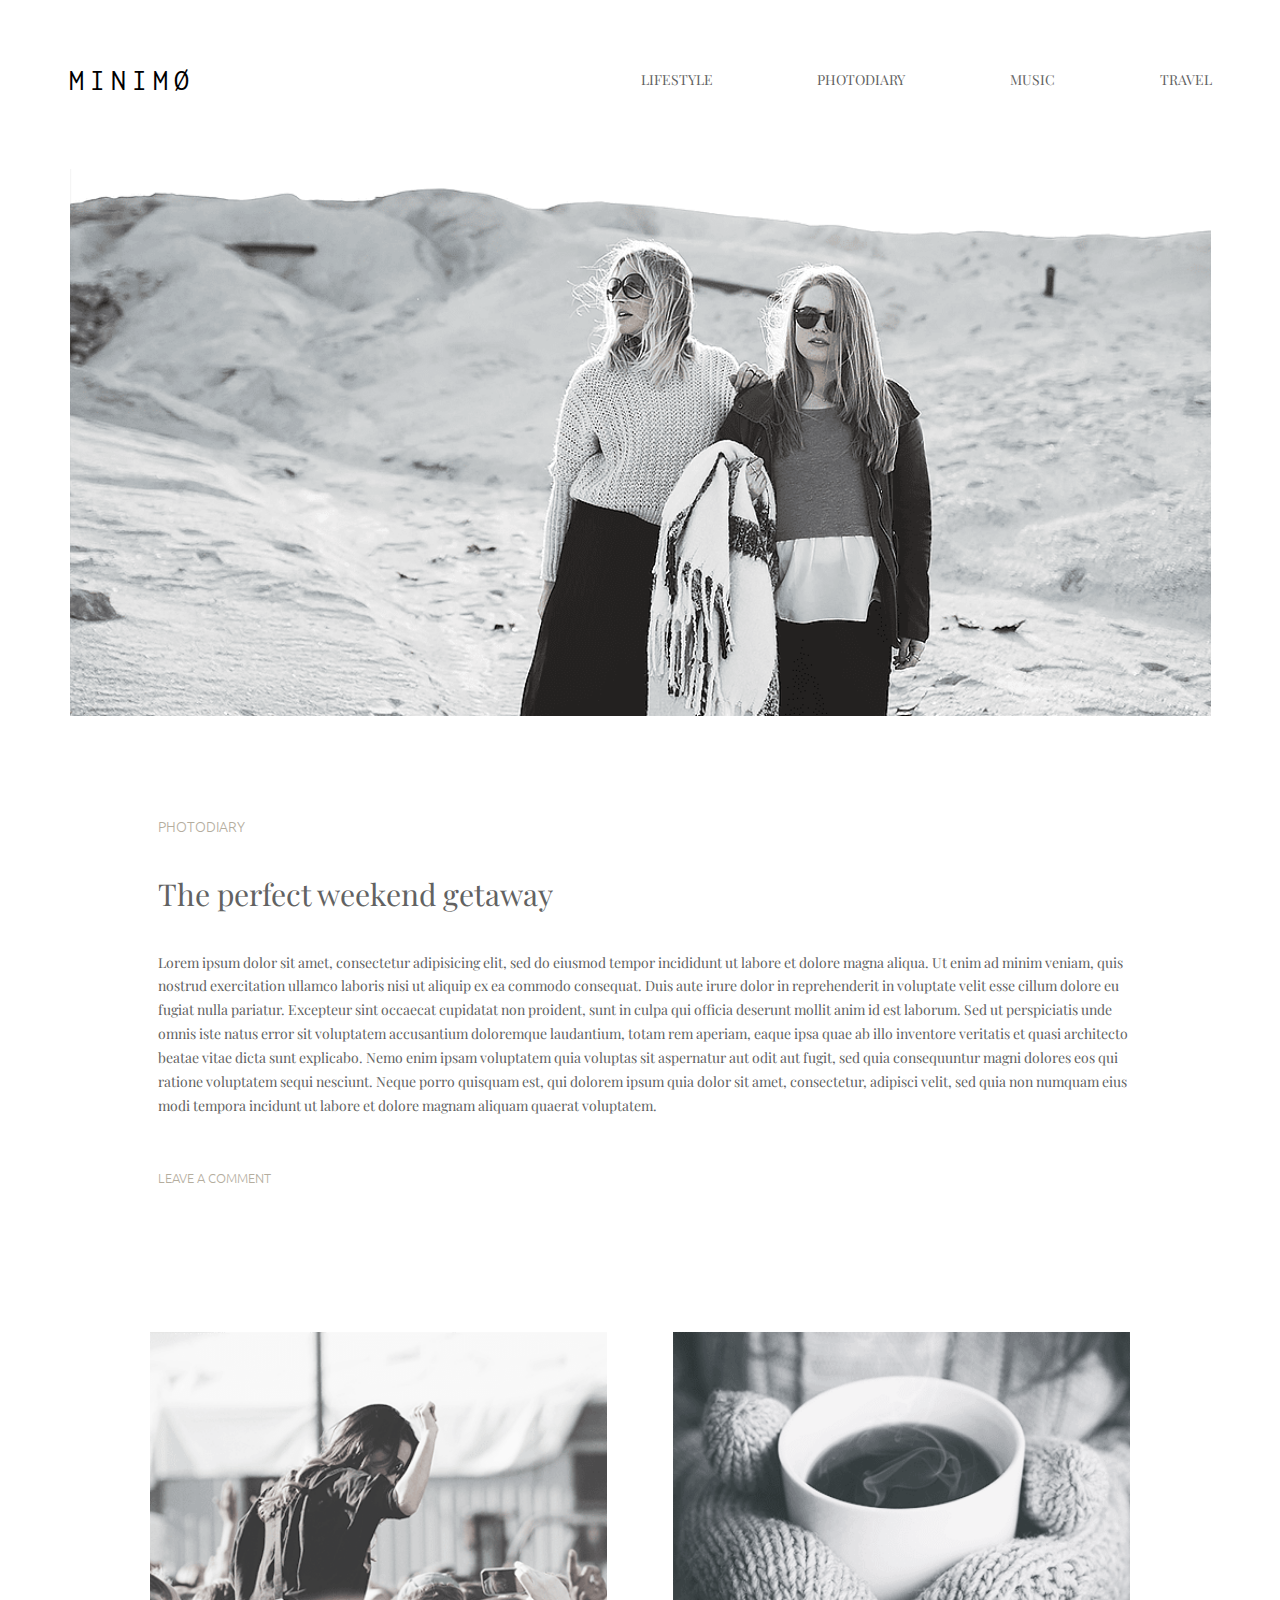
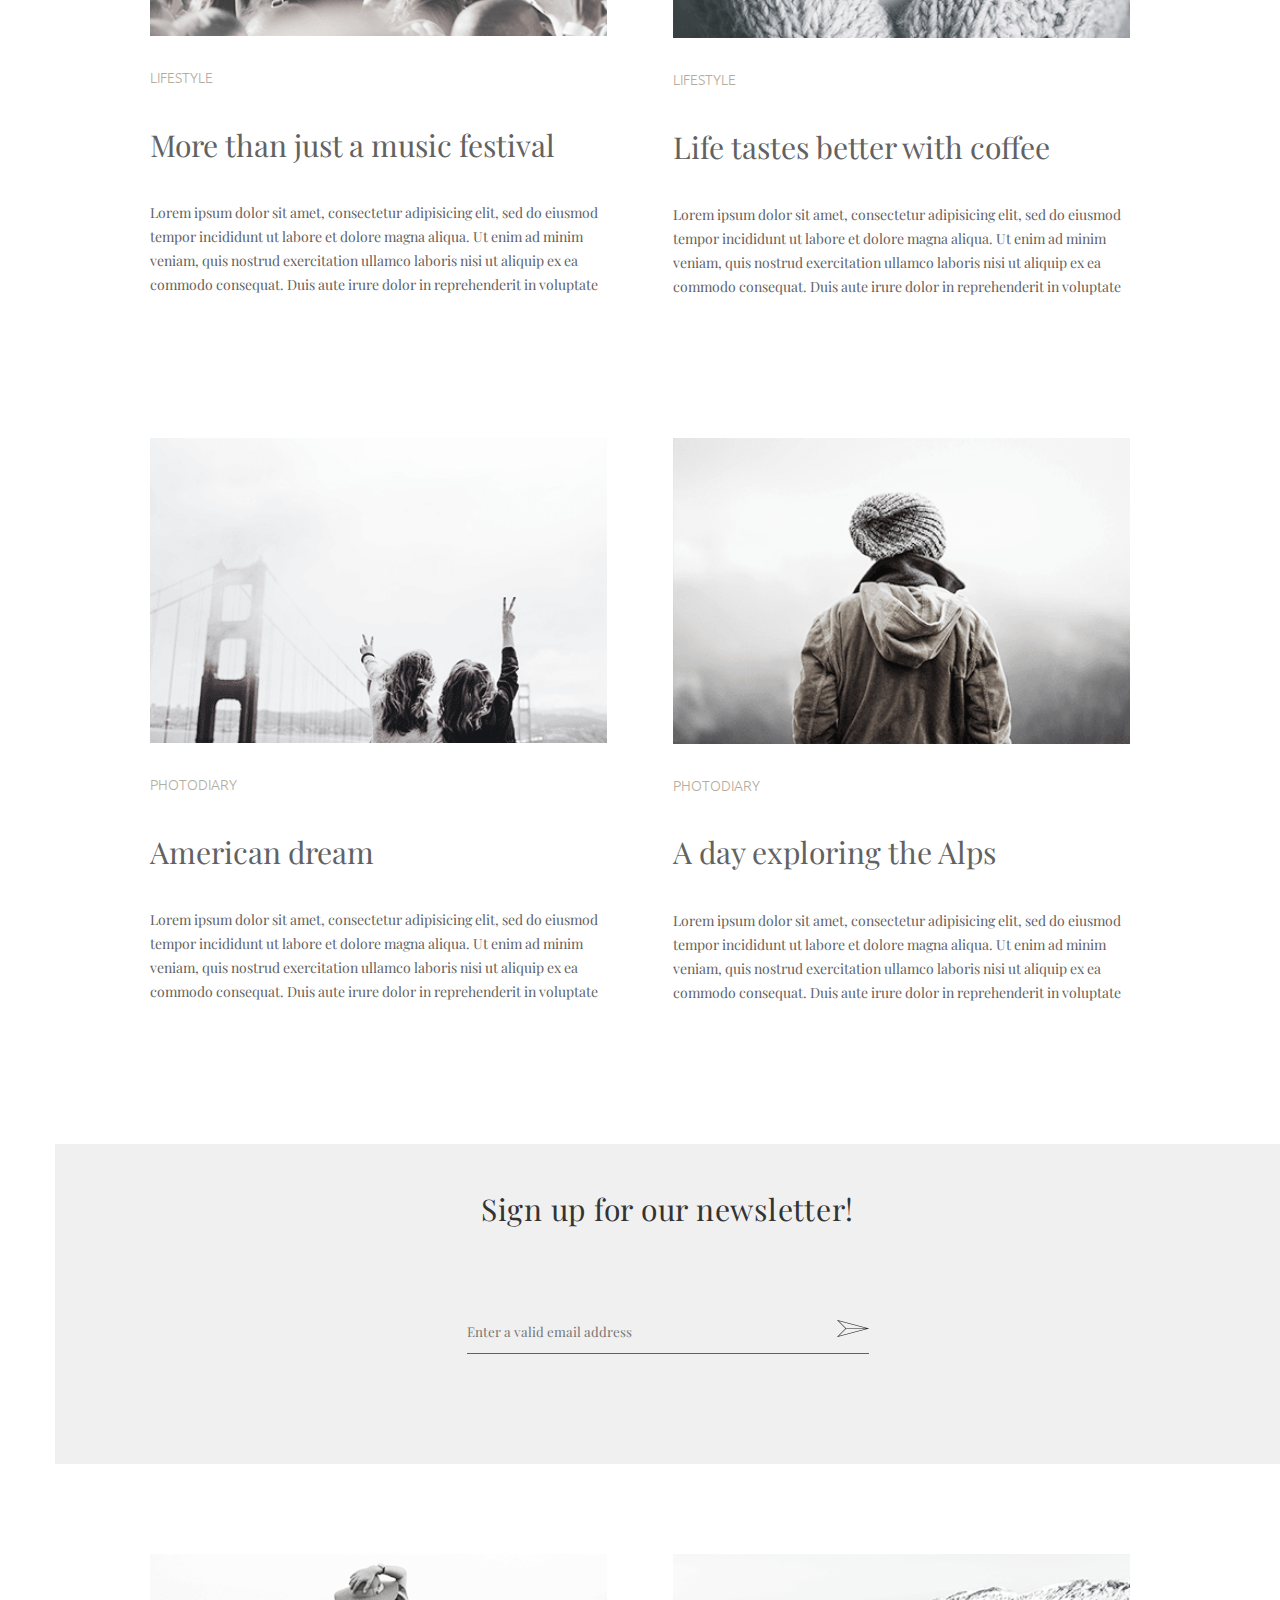
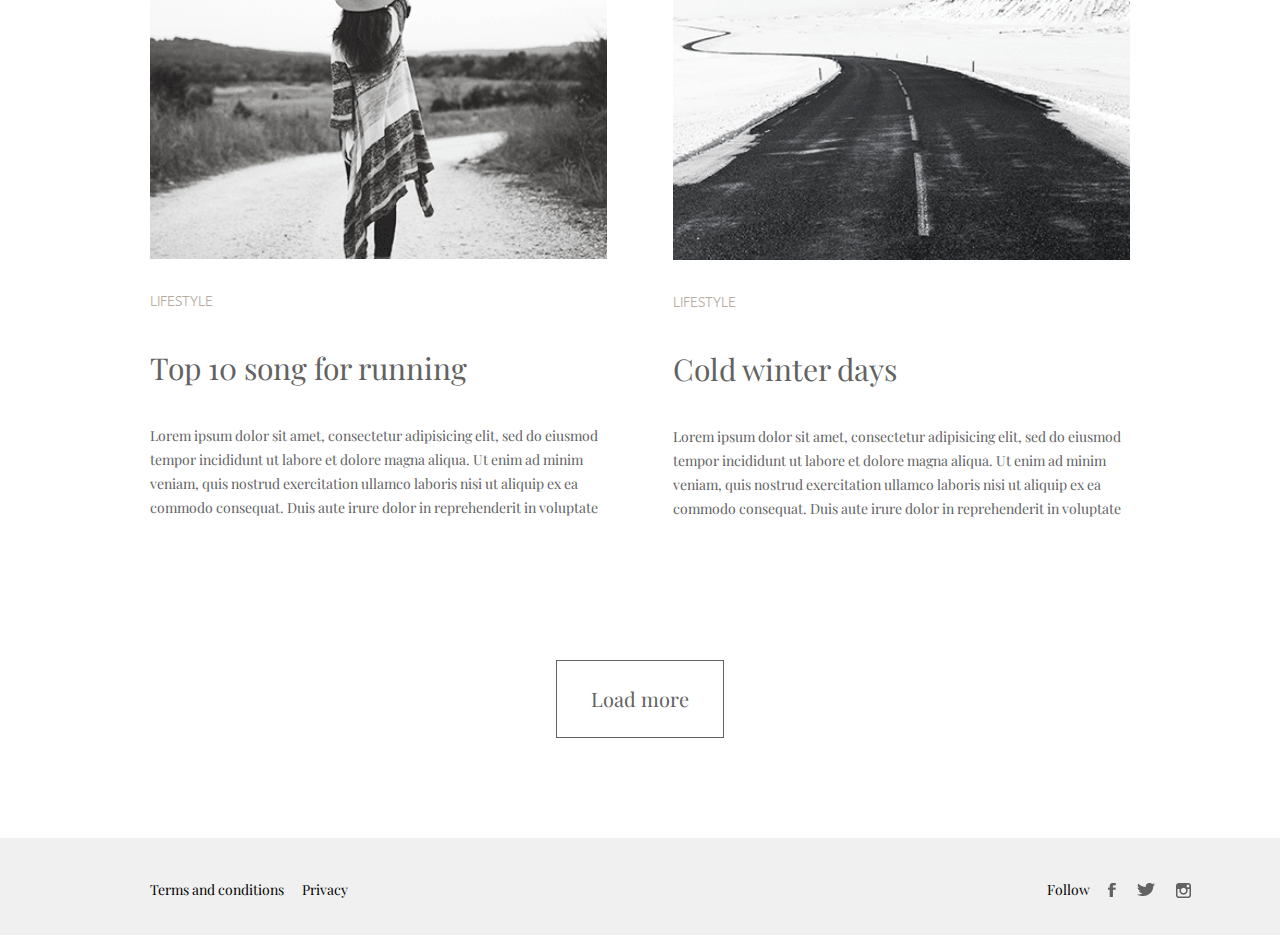
<file: index.html>
<!DOCTYPE html>
<html lang="en">
  <head>
    <meta charset="UTF-8" />
    <meta name="viewport" content="width=device-width, initial-scale=1.0" />
    <title>Minimo</title>
    <link rel="stylesheet" href="css/main.css" />
    <link
      rel="apple-touch-icon"
      sizes="180x180"
      href="icons/apple-touch-icon.png"
    />
    <link
      rel="icon"
      type="image/png"
      sizes="32x32"
      href="icons/favicon-32x32.png"
    />
    <link
      rel="icon"
      type="image/png"
      sizes="16x16"
      href="icons/favicon-16x16.png"
    />
    <link rel="manifest" href="icons/site.webmanifest" />
  </head>
  <body>
    <header>
      <nav class="navbar">
        <div class="logo">
          <a href="/index.html">MINIMØ</a>
        </div>
        <div class="nav-list">
          <ul>
            <li><a href="#">LIFESTYLE</a></li>
            <li><a href="#">PHOTODIARY</a></li>
            <li><a href="#">MUSIC</a></li>
            <li><a href="#">TRAVEL</a></li>
          </ul>
        </div>
      </nav>
    </header>
    <main>
      <div class="main-img-container">
        <img src="images/main-img.png" alt="main image" />
      </div>
      <div class="fullwidth-post-container">
        <p class="post-category">Photodiary</p>
        <a href="postfullwidth.html">
          <p class="post-header">The perfect weekend getaway</p>
        </a>
        <p class="post-body">
          Lorem ipsum dolor sit amet, consectetur adipisicing elit, sed do
          eiusmod tempor incididunt ut labore et dolore magna aliqua. Ut enim ad
          minim veniam, quis nostrud exercitation ullamco laboris nisi ut
          aliquip ex ea commodo consequat. Duis aute irure dolor in
          reprehenderit in voluptate velit esse cillum dolore eu fugiat nulla
          pariatur. Excepteur sint occaecat cupidatat non proident, sunt in
          culpa qui officia deserunt mollit anim id est laborum. Sed ut
          perspiciatis unde omnis iste natus error sit voluptatem accusantium
          doloremque laudantium, totam rem aperiam, eaque ipsa quae ab illo
          inventore veritatis et quasi architecto beatae vitae dicta sunt
          explicabo. Nemo enim ipsam voluptatem quia voluptas sit aspernatur aut
          odit aut fugit, sed quia consequuntur magni dolores eos qui ratione
          voluptatem sequi nesciunt. Neque porro quisquam est, qui dolorem ipsum
          quia dolor sit amet, consectetur, adipisci velit, sed quia non numquam
          eius modi tempora incidunt ut labore et dolore magnam aliquam quaerat
          voluptatem.
        </p>
        <form action="#">
          <textarea
            name="comment-input"
            cols="60"
            rows="3"
            placeholder="LEAVE A COMMENT"
          ></textarea>
        </form>
      </div>
      <div class="posts-grid">
        <div class="small-post-container">
          <div class="post-img-container">
            <a href="postfullwidth.html"
              ><img src="images/festival-music-img.png" alt="post image"
            /></a>
          </div>
          <p class="post-category">Lifestyle</p>
          <a href="postfullwidth.html">
            <p class="post-header">More than just a music festival</p>
          </a>
          <div class="post-body">
            Lorem ipsum dolor sit amet, consectetur adipisicing elit, sed do
            eiusmod tempor incididunt ut labore et dolore magna aliqua. Ut enim
            ad minim veniam, quis nostrud exercitation ullamco laboris nisi ut
            aliquip ex ea commodo consequat. Duis aute irure dolor in
            reprehenderit in voluptate velit esse cillum dolore eu fugiat nulla
            pariatur. Excepteur sint occaecat cupidatat non proident, sunt in
            culpa qui officia deserunt mollit anim id est laborum. Sed ut
            perspiciatis unde omnis iste natus error sit voluptatem accusantium
            doloremque laudantium, totam rem aperiam, eaque ipsa quae ab illo
            inventore veritatis et quasi architecto beatae vitae dicta sunt
            explicabo. Nemo enim ipsam voluptatem quia voluptas sit aspernatur
            aut odit aut fugit, sed quia consequuntur magni dolores eos qui
            ratione voluptatem sequi nesciunt. Neque porro quisquam est, qui
            dolorem ipsum quia dolor sit amet, consectetur, adipisci velit, sed
            quia non numquam eius modi tempora incidunt ut labore et dolore
            magnam aliquam quaerat voluptatem.
          </div>
        </div>
        <div class="small-post-container">
          <div class="post-img-container">
            <a href="postfullwidth.html"
              ><img src="images/coffie-img.png" alt="post image"
            /></a>
          </div>
          <p class="post-category">Lifestyle</p>
          <a href="postfullwidth.html">
            <p class="post-header">Life tastes better with coffee</p>
          </a>
          <p class="post-body">
            Lorem ipsum dolor sit amet, consectetur adipisicing elit, sed do
            eiusmod tempor incididunt ut labore et dolore magna aliqua. Ut enim
            ad minim veniam, quis nostrud exercitation ullamco laboris nisi ut
            aliquip ex ea commodo consequat. Duis aute irure dolor in
            reprehenderit in voluptate velit esse cillum dolore eu fugiat nulla
            pariatur. Excepteur sint occaecat cupidatat non proident, sunt in
            culpa qui officia deserunt mollit anim id est laborum. Sed ut
            perspiciatis unde omnis iste natus error sit voluptatem accusantium
            doloremque laudantium, totam rem aperiam, eaque ipsa quae ab illo
            inventore veritatis et quasi architecto beatae vitae dicta sunt
            explicabo. Nemo enim ipsam voluptatem quia voluptas sit aspernatur
            aut odit aut fugit, sed quia consequuntur magni dolores eos qui
            ratione voluptatem sequi nesciunt. Neque porro quisquam est, qui
            dolorem ipsum quia dolor sit amet, consectetur, adipisci velit, sed
            quia non numquam eius modi tempora incidunt ut labore et dolore
            magnam aliquam quaerat voluptatem.
          </p>
        </div>
        <div class="small-post-container">
          <div class="post-img-container">
            <a href="postfullwidth.html"
              ><img src="images/american-dream-img.png" alt="post image"
            /></a>
          </div>
          <p class="post-category">Photodiary</p>
          <a href="postfullwidth.html">
            <p class="post-header">American dream</p>
          </a>
          <p class="post-body">
            Lorem ipsum dolor sit amet, consectetur adipisicing elit, sed do
            eiusmod tempor incididunt ut labore et dolore magna aliqua. Ut enim
            ad minim veniam, quis nostrud exercitation ullamco laboris nisi ut
            aliquip ex ea commodo consequat. Duis aute irure dolor in
            reprehenderit in voluptate velit esse cillum dolore eu fugiat nulla
            pariatur. Excepteur sint occaecat cupidatat non proident, sunt in
            culpa qui officia deserunt mollit anim id est laborum. Sed ut
            perspiciatis unde omnis iste natus error sit voluptatem accusantium
            doloremque laudantium, totam rem aperiam, eaque ipsa quae ab illo
            inventore veritatis et quasi architecto beatae vitae dicta sunt
            explicabo. Nemo enim ipsam voluptatem quia voluptas sit aspernatur
            aut odit aut fugit, sed quia consequuntur magni dolores eos qui
            ratione voluptatem sequi nesciunt. Neque porro quisquam est, qui
            dolorem ipsum quia dolor sit amet, consectetur, adipisci velit, sed
            quia non numquam eius modi tempora incidunt ut labore et dolore
            magnam aliquam quaerat voluptatem.
          </p>
        </div>
        <div class="small-post-container">
          <div class="post-img-container">
            <a href="postfullwidth.html"
              ><img src="images/exploring-alps-img.png" alt="post image"
            /></a>
          </div>
          <p class="post-category">Photodiary</p>
          <a href="postfullwidth.html">
            <p class="post-header">A day exploring the Alps</p>
          </a>
          <p class="post-body">
            Lorem ipsum dolor sit amet, consectetur adipisicing elit, sed do
            eiusmod tempor incididunt ut labore et dolore magna aliqua. Ut enim
            ad minim veniam, quis nostrud exercitation ullamco laboris nisi ut
            aliquip ex ea commodo consequat. Duis aute irure dolor in
            reprehenderit in voluptate velit esse cillum dolore eu fugiat nulla
            pariatur. Excepteur sint occaecat cupidatat non proident, sunt in
            culpa qui officia deserunt mollit anim id est laborum. Sed ut
            perspiciatis unde omnis iste natus error sit voluptatem accusantium
            doloremque laudantium, totam rem aperiam, eaque ipsa quae ab illo
            inventore veritatis et quasi architecto beatae vitae dicta sunt
            explicabo. Nemo enim ipsam voluptatem quia voluptas sit aspernatur
            aut odit aut fugit, sed quia consequuntur magni dolores eos qui
            ratione voluptatem sequi nesciunt. Neque porro quisquam est, qui
            dolorem ipsum quia dolor sit amet, consectetur, adipisci velit, sed
            quia non numquam eius modi tempora incidunt ut labore et dolore
            magnam aliquam quaerat voluptatem.
          </p>
        </div>
      </div>
      <div class="signup-container">
        <p>Sign up for our newsletter!</p>
        <div class="form-container">
          <form action="#">
            <input
              class="useremail-input"
              type="text"
              name="useremail"
              placeholder="Enter a valid email address"
            />
            <a href="#"><img src="images/icons/send-icon.png" alt="" /></a>
          </form>
        </div>
      </div>
      <div class="posts-grid">
        <div class="small-post-container">
          <div class="post-img-container">
            <a href="postfullwidth.html"
              ><img src="images/running-songs-img.png" alt="post image"
            /></a>
          </div>
          <p class="post-category">Lifestyle</p>
          <a href="postfullwidth.html">
            <p class="post-header">Top 10 song for running</p>
          </a>
          <div class="post-body">
            Lorem ipsum dolor sit amet, consectetur adipisicing elit, sed do
            eiusmod tempor incididunt ut labore et dolore magna aliqua. Ut enim
            ad minim veniam, quis nostrud exercitation ullamco laboris nisi ut
            aliquip ex ea commodo consequat. Duis aute irure dolor in
            reprehenderit in voluptate velit esse cillum dolore eu fugiat nulla
            pariatur. Excepteur sint occaecat cupidatat non proident, sunt in
            culpa qui officia deserunt mollit anim id est laborum. Sed ut
            perspiciatis unde omnis iste natus error sit voluptatem accusantium
            doloremque laudantium, totam rem aperiam, eaque ipsa quae ab illo
            inventore veritatis et quasi architecto beatae vitae dicta sunt
            explicabo. Nemo enim ipsam voluptatem quia voluptas sit aspernatur
            aut odit aut fugit, sed quia consequuntur magni dolores eos qui
            ratione voluptatem sequi nesciunt. Neque porro quisquam est, qui
            dolorem ipsum quia dolor sit amet, consectetur, adipisci velit, sed
            quia non numquam eius modi tempora incidunt ut labore et dolore
            magnam aliquam quaerat voluptatem.
          </div>
        </div>
        <div class="small-post-container">
          <div class="post-img-container">
            <a href="postfullwidth.html"
              ><img src="images/winter-days-img.png" alt="post image"
            /></a>
          </div>
          <p class="post-category">Lifestyle</p>
          <a href="postfullwidth.html">
            <p class="post-header">Cold winter days</p>
          </a>
          <p class="post-body">
            Lorem ipsum dolor sit amet, consectetur adipisicing elit, sed do
            eiusmod tempor incididunt ut labore et dolore magna aliqua. Ut enim
            ad minim veniam, quis nostrud exercitation ullamco laboris nisi ut
            aliquip ex ea commodo consequat. Duis aute irure dolor in
            reprehenderit in voluptate velit esse cillum dolore eu fugiat nulla
            pariatur. Excepteur sint occaecat cupidatat non proident, sunt in
            culpa qui officia deserunt mollit anim id est laborum. Sed ut
            perspiciatis unde omnis iste natus error sit voluptatem accusantium
            doloremque laudantium, totam rem aperiam, eaque ipsa quae ab illo
            inventore veritatis et quasi architecto beatae vitae dicta sunt
            explicabo. Nemo enim ipsam voluptatem quia voluptas sit aspernatur
            aut odit aut fugit, sed quia consequuntur magni dolores eos qui
            ratione voluptatem sequi nesciunt. Neque porro quisquam est, qui
            dolorem ipsum quia dolor sit amet, consectetur, adipisci velit, sed
            quia non numquam eius modi tempora incidunt ut labore et dolore
            magnam aliquam quaerat voluptatem.
          </p>
        </div>
      </div>
      <div class="btn-container">
        <a class="load-more-btn" href="#">Load more</a>
      </div>
    </main>
    <footer>
      <nav class="footer-navbar">
        <div class="documentation-container">
          <ul>
            <li><a href="#">Terms and conditions</a></li>
            <li><a href="#">Privacy</a></li>
          </ul>
        </div>
        <div class="social-medias-container">
          <ul>
            <li><a href="#">Follow</a></li>
            <li>
              <a href="#"
                ><img
                  src="images/icons/facebook-dark-icon.png"
                  alt="facebook icon"
              /></a>
              <a href="#"
                ><img
                  src="images/icons/twitter-dark-icon.png"
                  alt="twitter icon"
              /></a>
              <a href="#"
                ><img
                  src="images/icons/instagram-dark-icon.png"
                  alt="instagram icon"
              /></a>
            </li>
          </ul>
        </div>
      </nav>
    </footer>
  </body>
</html>
</file>
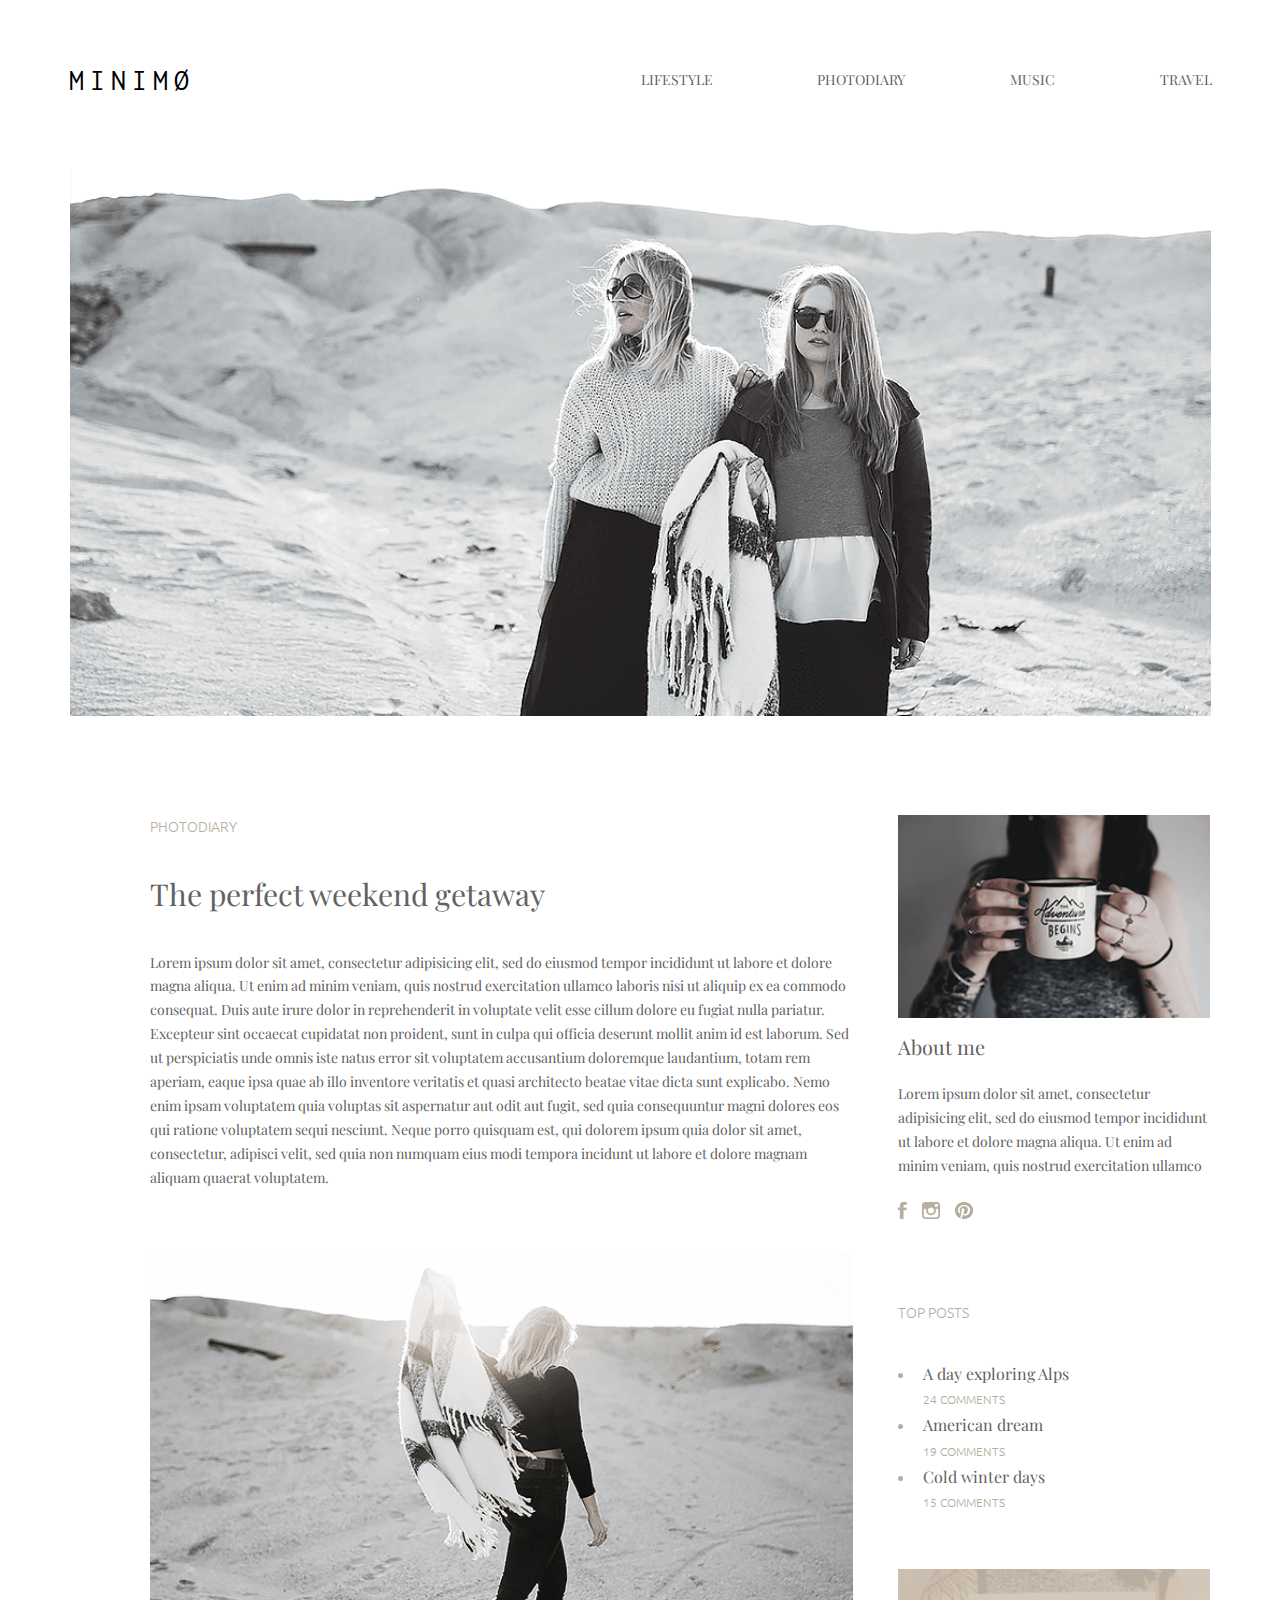
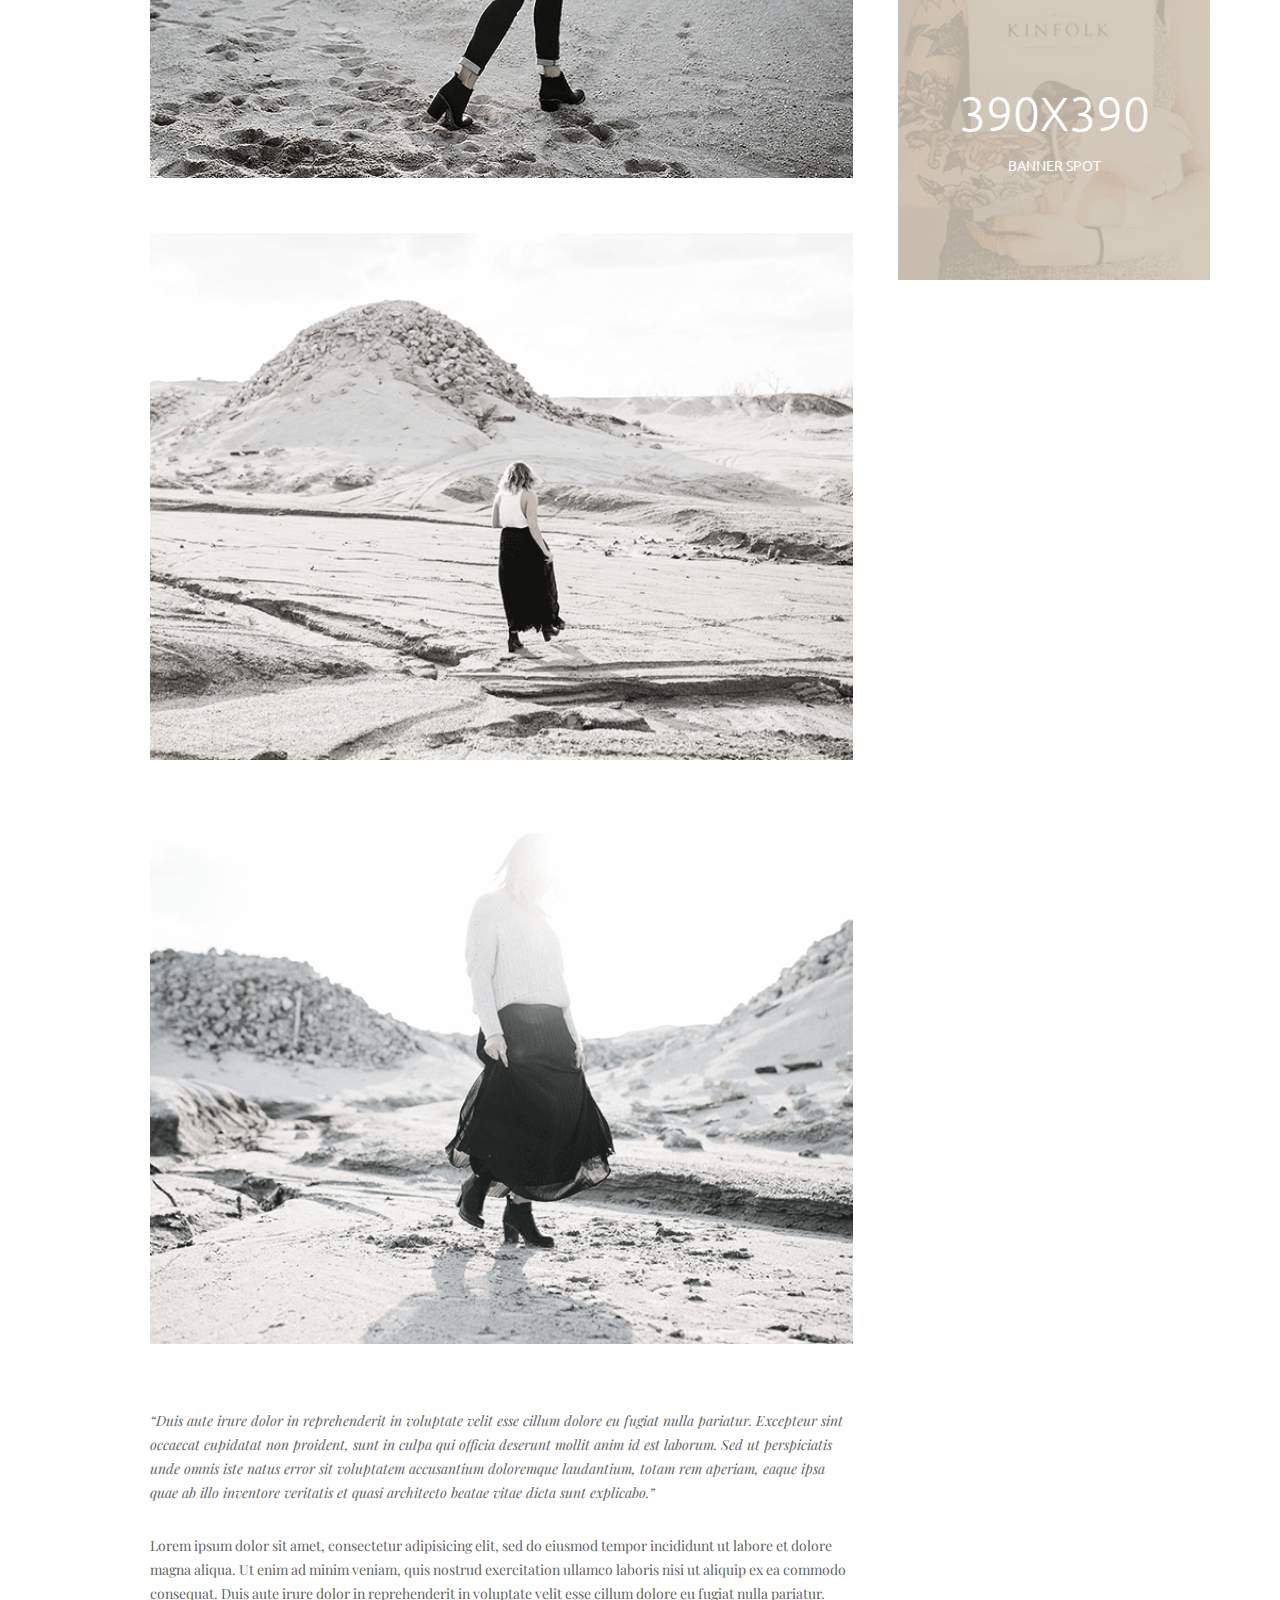
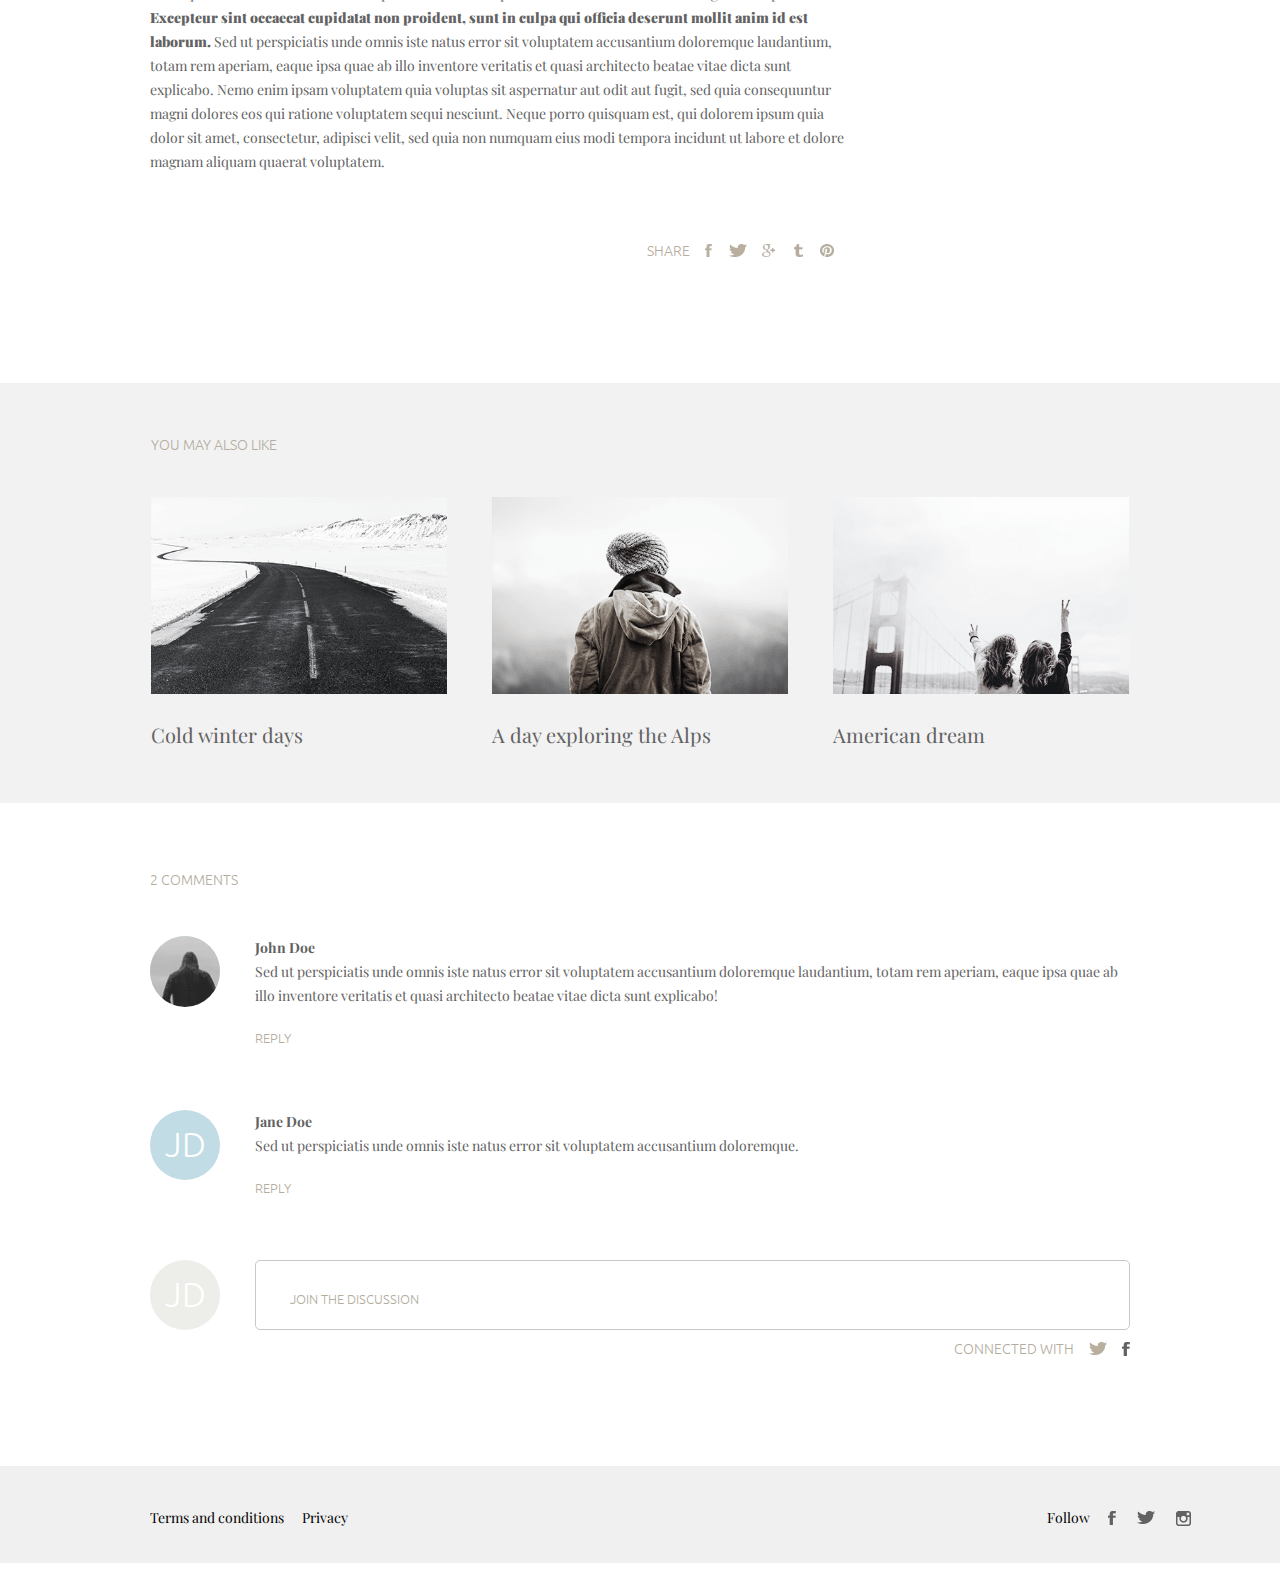
<file: postfullwidth.html>
<!DOCTYPE html>
<html lang="en">
  <head>
    <meta charset="UTF-8" />
    <meta name="viewport" content="width=device-width, initial-scale=1.0" />
    <title>Minimo - Post</title>
    <link rel="stylesheet" href="css/main.css" />
    <link
      rel="apple-touch-icon"
      sizes="180x180"
      href="icons/apple-touch-icon.png"
    />
    <link
      rel="icon"
      type="image/png"
      sizes="32x32"
      href="icons/favicon-32x32.png"
    />
    <link
      rel="icon"
      type="image/png"
      sizes="16x16"
      href="icons/favicon-16x16.png"
    />
    <link rel="manifest" href="icons/site.webmanifest" />
  </head>
  <body>
    <header>
      <nav class="navbar">
        <div class="logo">
          <a href="/index.html">MINIMØ</a>
        </div>
        <div class="nav-list">
          <ul>
            <li><a href="#">LIFESTYLE</a></li>
            <li><a href="#">PHOTODIARY</a></li>
            <li><a href="#">MUSIC</a></li>
            <li><a href="#">TRAVEL</a></li>
          </ul>
        </div>
      </nav>
    </header>
    <main>
      <div class="main-img-container">
        <img src="images/main-img.png" alt="main image" />
      </div>
      <div class="page-grid">
        <div class="page-content">
          <div class="fullwidth-post-container">
            <p class="post-category">Photodiary</p>
            <p class="post-header">The perfect weekend getaway</p>
            <p class="post-body">
              Lorem ipsum dolor sit amet, consectetur adipisicing elit, sed do
              eiusmod tempor incididunt ut labore et dolore magna aliqua. Ut
              enim ad minim veniam, quis nostrud exercitation ullamco laboris
              nisi ut aliquip ex ea commodo consequat. Duis aute irure dolor in
              reprehenderit in voluptate velit esse cillum dolore eu fugiat
              nulla pariatur. Excepteur sint occaecat cupidatat non proident,
              sunt in culpa qui officia deserunt mollit anim id est laborum. Sed
              ut perspiciatis unde omnis iste natus error sit voluptatem
              accusantium doloremque laudantium, totam rem aperiam, eaque ipsa
              quae ab illo inventore veritatis et quasi architecto beatae vitae
              dicta sunt explicabo. Nemo enim ipsam voluptatem quia voluptas sit
              aspernatur aut odit aut fugit, sed quia consequuntur magni dolores
              eos qui ratione voluptatem sequi nesciunt. Neque porro quisquam
              est, qui dolorem ipsum quia dolor sit amet, consectetur, adipisci
              velit, sed quia non numquam eius modi tempora incidunt ut labore
              et dolore magnam aliquam quaerat voluptatem.
            </p>
          </div>
          <div class="post-images">
            <img src="images/photodiary-1.png" alt="photodiary-1" />
            <img src="images/photodiary-2.png" alt="photodiary-2" />
            <img src="images/photodiary-3.png" alt="photodiary-3" />
          </div>
          <div class="post-main-text">
            <div class="main-text-italic">
              “Duis aute irure dolor in reprehenderit in voluptate velit esse
              cillum dolore eu fugiat nulla pariatur. Excepteur sint occaecat
              cupidatat non proident, sunt in culpa qui officia deserunt mollit
              anim id est laborum. Sed ut perspiciatis unde omnis iste natus
              error sit voluptatem accusantium doloremque laudantium, totam rem
              aperiam, eaque ipsa quae ab illo inventore veritatis et quasi
              architecto beatae vitae dicta sunt explicabo.”
            </div>
            Lorem ipsum dolor sit amet, consectetur adipisicing elit, sed do
            eiusmod tempor incididunt ut labore et dolore magna aliqua. Ut enim
            ad minim veniam, quis nostrud exercitation ullamco laboris nisi ut
            aliquip ex ea commodo consequat. Duis aute irure dolor in
            reprehenderit in voluptate velit esse cillum dolore eu fugiat nulla
            pariatur.
            <span class="main-text-black"
              >Excepteur sint occaecat cupidatat non proident, sunt in culpa qui
              officia deserunt mollit anim id est laborum.</span
            >
            Sed ut perspiciatis unde omnis iste natus error sit voluptatem
            accusantium doloremque laudantium, totam rem aperiam, eaque ipsa
            quae ab illo inventore veritatis et quasi architecto beatae vitae
            dicta sunt explicabo. Nemo enim ipsam voluptatem quia voluptas sit
            aspernatur aut odit aut fugit, sed quia consequuntur magni dolores
            eos qui ratione voluptatem sequi nesciunt. Neque porro quisquam est,
            qui dolorem ipsum quia dolor sit amet, consectetur, adipisci velit,
            sed quia non numquam eius modi tempora incidunt ut labore et dolore
            magnam aliquam quaerat voluptatem.
          </div>
          <ul class="share-bar">
            <li><a href="#">share</a></li>
            <li>
              <a href="#"><img src="images/icons/facebook.png" alt="" /></a>
            </li>
            <li>
              <a href="#"><img src="images/icons/twitter.png" alt="" /></a>
            </li>
            <li>
              <a href="#"><img src="images/icons/g-plus.png" alt="" /></a>
            </li>
            <li>
              <a href="#"><img src="images/icons/tumblr.png" alt="" /></a>
            </li>
            <li>
              <a href="#"><img src="images/icons/pinterest.png" alt="" /></a>
            </li>
          </ul>
        </div>
        <aside class="side-bar">
          <div class="side-bar-author-img">
            <a href="#">
              <img src="images/side-bar-img.png" alt="author image" />
            </a>
          </div>
          <p class="side-bar-header"><a href="#">About me</a></p>
          <p class="side-bar-author-info">
            <a href="#">
              Lorem ipsum dolor sit amet, consectetur adipisicing elit, sed do
              eiusmod tempor incididunt ut labore et dolore magna aliqua. Ut
              enim ad minim veniam, quis nostrud exercitation ullamco laboris
              nisi ut aliquip ex ea commodo consequat... aute irure dolor in
              reprehenderit in voluptate velit esse cillum dolore eu fugiat
              nulla pariatur. Excepteur sint occaecat cupidatat non proident,
              sunt in culpa qui officia deserunt mollit anim id est laborum. Sed
              ut perspiciatis unde omnis iste natus error sit voluptatem
              accusantium doloremque laudantium, totam rem aperiam, eaque ipsa
              quae ab illo inventore veritatis et quasi architecto beatae vitae
              dicta sunt explicabo. Nemo enim ipsam voluptatem quia voluptas sit
              aspernatur aut odit aut fugit, sed quia consequuntur magni dolores
              eos qui ratione voluptatem sequi nesciunt. Neque porro quisquam
              est, qui dolorem ipsum quia dolor sit amet, consectetur, adipisci
              velit, sed quia non numquam eius modi tempora incidunt ut labore
              et dolore magnam aliquam quaerat voluptatem.
            </a>
          </p>
          <ul class="side-bar-social-medias">
            <li>
              <a href="#"
                ><img src="images/icons/facebook.png" alt="facebook"
              /></a>
            </li>
            <li>
              <a href="#"
                ><img src="images/icons/instagram.png" alt="instagram"
              /></a>
            </li>
            <li>
              <a href="#"
                ><img src="images/icons/pinterest.png" alt="pinterest"
              /></a>
            </li>
          </ul>
          <div class="top-post-container">
            <p class="top-posts-header">Top posts</p>
            <ul class="top-posts-list">
              <li>
                <a href="#">A day exploring Alps</a><br /><span
                  >24 comments</span
                >
              </li>
              <li>
                <a href="#">American dream</a><br /><span>19 comments</span>
              </li>
              <li>
                <a href="#">Cold winter days</a><br /><span>15 comments</span>
              </li>
            </ul>
          </div>
          <div class="banner-spot">
            <img src="images/banner-spot.png" alt="banner spot" />
            <div class="banner-spot-fg"></div>
            <div class="banner-spot-text">
              <p class="banner-spot-sizes">390x390</p>
              <p class="img-text">BANNER SPOT</p>
            </div>
          </div>
        </aside>
      </div>
      <div class="you-may-also-like">
        <p>You may also like</p>
        <div class="posts-list">
          <div class="post-preview">
            <a href="postfullwidth.html"
              ><img src="images/winter-days-img.png" alt="..."
            /></a>
            <a href="postfullwidth.html">
              <p>Cold winter days</p>
            </a>
          </div>
          <div class="post-preview">
            <a href="postfullwidth.html"
              ><img src="images/exploring-alps-img.png" alt="..."
            /></a>
            <a href="postfullwidth.html">
              <p>A day exploring the Alps</p>
            </a>
          </div>
          <div class="post-preview">
            <a href="postfullwidth.html"
              ><img src="images/american-dream-img.png" alt="..."
            /></a>
            <a href="postfullwidth.html">
              <p>American dream</p>
            </a>
          </div>
        </div>
      </div>
      <div class="comments">
        <p class="comments-count">2 comments</p>
        <div class="comments-container">
          <div class="comment">
            <div class="user-avatar">
              <a href="#"><img src="images/profile-picture.png" alt="" /></a>
            </div>
            <div class="comment-container">
              <div class="user-name"><a href="#">John Doe</a></div>
              <div class="comment-content">
                Sed ut perspiciatis unde omnis iste natus error sit voluptatem
                accusantium doloremque laudantium, totam rem aperiam, eaque ipsa
                quae ab illo inventore veritatis et quasi architecto beatae
                vitae dicta sunt explicabo!
              </div>
              <form action="#">
                <button name="reply-btn" class="reply-btn">reply</button>
              </form>
            </div>
          </div>
          <div class="comment">
            <div class="user-avatar">
              <a href="#"></a>
            </div>
            <div class="comment-container">
              <div class="user-name"><a href="#">Jane Doe</a></div>
              <div class="comment-content">
                Sed ut perspiciatis unde omnis iste natus error sit voluptatem
                accusantium doloremque.
              </div>
              <form action="#">
                <button name="reply-btn" class="reply-btn">reply</button>
              </form>
            </div>
          </div>
        </div>
        <div class="new-comment-container">
          <div class="user-avatar">
            <a href="#"></a>
          </div>
          <div class="comment-container">
            <form action="#">
              <textarea
                name="new-comment"
                class="new-comment"
                placeholder="Join the discussion"
              ></textarea>
            </form>
            <div class="connected-with-area">
              <ul>
                <li>
                  <a href="#"
                    ><img
                      src="images/icons/twitter.png"
                      alt="twitter not connected"
                  /></a>
                </li>
                <li>
                  <a href="#"
                    ><img
                      src="images/icons/facebook-dark-icon.png"
                      alt="facebook connected"
                  /></a>
                </li>
              </ul>
              <p>connected with</p>
            </div>
          </div>
        </div>
      </div>
    </main>
    <footer>
      <nav class="footer-navbar">
        <div class="documentation-container">
          <ul>
            <li><a href="#">Terms and conditions</a></li>
            <li><a href="#">Privacy</a></li>
          </ul>
        </div>
        <div class="social-medias-container">
          <ul>
            <li><a href="#">Follow</a></li>
            <li>
              <a href="#"
                ><img
                  src="images/icons/facebook-dark-icon.png"
                  alt="facebook icon"
              /></a>
              <a href="#"
                ><img
                  src="images/icons/twitter-dark-icon.png"
                  alt="twitter icon"
              /></a>
              <a href="#"
                ><img
                  src="images/icons/instagram-dark-icon.png"
                  alt="instagram icon"
              /></a>
            </li>
          </ul>
        </div>
      </nav>
    </footer>
  </body>
</html>
</file>
<file: css/main.css>
@import url("https://fonts.googleapis.com/css2?family=Playfair+Display:ital,wght@0,400;0,700;0,900;1,400&family=Ubuntu:wght@300&display=swap");
@import url("https://fonts.googleapis.com/css2?family=Ubuntu:wght@300;400&display=swap");
@import url("https://fonts.googleapis.com/css2?family=Inconsolata&display=swap");
* {
  padding: 0;
  margin: 0;
  border: 0;
}

*,
*:before,
*:after {
  box-sizing: border-box;
}

:focus,
:active {
  outline: none;
}

a:focus,
a:active {
  outline: none;
}

nav,
footer,
header,
aside {
  display: block;
}

html,
body {
  height: 100%;
  width: 100%;
  font-style: 100%;
  line-height: 1;
  font-style: 14px;
  -ms-text-size-adjust: 100%;
  -moz-text-size-adjust: 100%;
  -webkit-text-size-adjust: 100%;
}

input,
button,
textarea {
  font-family: inherit;
}

input::-ms-clear {
  display: none;
}

button {
  cursor: pointer;
}

button::-moz-focus-inner {
  padding: 0;
  border: 0;
}

a,
a:visited {
  text-decoration: none;
}

a:hover {
  text-decoration: none;
}

ul li {
  list-style-type: none;
}

img {
  vertical-align: top;
}

h1,
h2,
h3,
h4,
h5,
h6 {
  font-style: inherit;
  font-weight: 400;
}

header {
  padding: 68px 68px 72px 69px;
  background-color: #ffffff;
  width: 100%;
}

.navbar {
  display: grid;
  grid-template-columns: repeat(2, 1fr);
}
.navbar .logo {
  grid-column: 1/2;
}
.navbar .logo a {
  font-family: Inconsolata;
  font-size: 30px;
  line-height: 0.8;
  letter-spacing: 6px;
  text-align: center;
  color: #000;
}
.navbar .logo a:hover {
  text-shadow: 0px 0px 20px #1d1d1d;
}
.navbar .nav-list {
  grid-column: 2/3;
}
.navbar .nav-list ul {
  display: flex;
  flex-direction: row;
  justify-content: space-between;
}
.navbar .nav-list ul a {
  font-family: "Playfair Display";
  font-size: 14px;
  line-height: 1.71;
  color: #626262;
}
.navbar .nav-list ul a:hover {
  color: #000;
  text-shadow: 0px 0px 15px #1d1d1d;
}

.footer-navbar .social-medias-container ul, .footer-navbar .documentation-container ul {
  display: flex;
  flex-direction: row;
  justify-items: center;
}
.footer-navbar .social-medias-container ul a, .footer-navbar .documentation-container ul a {
  font-family: "Playfair Display";
  font-size: 14px;
  color: #000;
  margin-right: 18px;
}
.footer-navbar .social-medias-container ul a img, .footer-navbar .documentation-container ul a img {
  padding-top: 5px;
}
.footer-navbar .social-medias-container ul a:hover, .footer-navbar .documentation-container ul a:hover {
  color: #b3b3b3;
}

footer {
  margin-top: 100px;
  background-color: #f0f0f0;
  height: 97px;
}

.footer-navbar {
  display: grid;
  grid-template-columns: repeat(2, 1fr);
  padding: 40px 71px 45px 150px;
}
.footer-navbar .documentation-container {
  grid-column: 1/2;
}
.footer-navbar .social-medias-container {
  display: flex;
  flex-direction: row-reverse;
  grid-column: 2/3;
}

.comments .new-comment-container .connected-with-area p, .comments .new-comment-container .comment-container form .new-comment, .comments .new-comment-container .user-avatar a::before, .comments .comments-container .comment .comment-container form .reply-btn, .comments .comments-container .comment .user-avatar a::before, .comments .comments-count, .you-may-also-like > p, .side-bar .banner-spot .banner-spot-text, .side-bar .top-post-container .top-posts-list li span, .side-bar .top-post-container .top-posts-header, .page-content .share-bar li a, .posts-grid .small-post-container .post-category, .fullwidth-post-container .post-category {
  font-family: Ubuntu;
  font-weight: 300;
  color: #b4ad9e;
  text-transform: uppercase;
}

.posts-grid .small-post-container a, .fullwidth-post-container a,
.posts-grid .small-post-container .post-header,
.fullwidth-post-container .post-header {
  padding: 30px 0;
  font-size: 30px;
  color: #626262;
}

body {
  background-color: white;
  font-family: "Playfair Display";
  font-size: 14px;
  color: #626262;
  line-height: 1.71;
}

.main-img-container {
  margin: 0px 69px 99px 70px;
}
.main-img-container img {
  width: 100%;
}

.fullwidth-post-container {
  padding: 0px 149px 0px 158px;
}
.fullwidth-post-container form > textarea {
  margin: 50px 0px 100px 0px;
  font-family: Ubuntu;
  font-weight: 300;
  resize: none;
  color: #626262;
}
.fullwidth-post-container form > textarea::-moz-placeholder {
  /* Chrome, Firefox, Opera, Safari 10.1+ */
  color: #b4ad9e;
  opacity: 1; /* Firefox */
}
.fullwidth-post-container form > textarea::placeholder {
  /* Chrome, Firefox, Opera, Safari 10.1+ */
  color: #b4ad9e;
  opacity: 1; /* Firefox */
}
.fullwidth-post-container form > textarea::-ms-input-placeholder {
  /* Internet Explorer 10-11 */
  color: #b4ad9e;
}
.fullwidth-post-container form > textarea::-ms-input-placeholder {
  /* Microsoft Edge */
  color: #b4ad9e;
}
.fullwidth-post-container form > textarea:focus {
  border-bottom: solid;
  border-width: 1px;
}

.posts-grid {
  padding-inline: 150px;
  display: grid;
  grid-template-columns: repeat(15, 1fr);
}
.posts-grid .small-post-container {
  margin-bottom: 135px;
}
.posts-grid .small-post-container:nth-child(odd) {
  grid-column: 1/8;
}
.posts-grid .small-post-container:nth-child(even) {
  grid-column: 9/16;
}
.posts-grid .small-post-container .post-img-container {
  margin-bottom: 30px;
}
.posts-grid .small-post-container .post-img-container img {
  width: 100%;
}
.posts-grid .small-post-container .post-body {
  max-height: 100px;
  overflow: hidden;
}

.signup-container {
  margin-left: 55px;
  margin-bottom: 90px;
  padding-top: 40px;
  padding-bottom: 110px;
  background-color: #f0f0f0;
  display: flex;
  flex-direction: column;
  align-items: center;
}
.signup-container p {
  font-size: 30px;
  letter-spacing: 0.75px;
  color: #333;
  margin-bottom: 85px;
}
.signup-container .form-container {
  padding-bottom: 9px;
  border-bottom: solid;
  border-width: 1px;
}
.signup-container .form-container .useremail-input {
  width: 367px;
  background-color: #f0f0f0;
}

.btn-container {
  display: flex;
  justify-content: center;
}
.btn-container .load-more-btn {
  padding: 21px 34px;
  font-size: 20px;
  color: #626262;
  border-width: 1px;
  border-style: solid;
  border-color: #626262;
}
.btn-container .load-more-btn:hover {
  background: #f0f0f0;
}

.page-grid {
  display: grid;
  grid-template-columns: repeat(6, 1fr);
}
.page-grid .page-content {
  padding-left: 150px;
  grid-column: 1/5;
}
.page-grid .page-content .fullwidth-post-container {
  padding-inline: 0px;
  margin-bottom: 60px;
}
.page-grid .side-bar {
  grid-column: 5/7;
}

.page-content .post-images img {
  width: 100%;
  margin-bottom: 55px;
}
.page-content .post-images img:last-child {
  margin-bottom: 0px;
}
.page-content .post-main-text {
  margin: 65px 0;
}
.page-content .post-main-text .main-text-italic {
  font-style: italic;
  padding-bottom: 30px;
}
.page-content .post-main-text .main-text-black {
  font-weight: 900;
}
.page-content .share-bar {
  display: flex;
  flex-direction: row;
  justify-content: flex-end;
}
.page-content .share-bar li {
  margin-right: 15px;
}
.page-content .share-bar li a > img {
  height: 75%;
  padding-top: 5px;
}
.side-bar {
  padding: 0px 70px 0px 45px;
}
.side-bar .side-bar-author-img a > img {
  width: 100%;
}
.side-bar .side-bar-header {
  margin: 20px 0;
}
.side-bar .side-bar-header a {
  color: #626262;
  font-size: 20px;
  line-height: 0.83;
}
.side-bar .side-bar-author-info {
  max-height: 100px;
  overflow: hidden;
}
.side-bar .side-bar-author-info a {
  color: #626262;
}
.side-bar .side-bar-social-medias {
  margin: 20px 0 75px 0;
  display: flex;
  flex-direction: row;
}
.side-bar .side-bar-social-medias li img {
  height: 70%;
}
.side-bar .side-bar-social-medias li:nth-child(2) {
  margin-inline: 15px;
}
.side-bar .top-post-container .top-posts-header {
  margin-bottom: 35px;
}
.side-bar .top-post-container .top-posts-list {
  margin-bottom: 55px;
}
.side-bar .top-post-container .top-posts-list li {
  padding-left: 25px;
  position: relative;
}
.side-bar .top-post-container .top-posts-list li a {
  color: #626262;
  font-size: 16px;
}
.side-bar .top-post-container .top-posts-list li span {
  font-size: 12px;
}
.side-bar .top-post-container .top-posts-list li::before {
  content: "";
  width: 5px;
  height: 5px;
  background-color: #b4ad9e;
  border-radius: 50%;
  display: inline-block;
  position: absolute;
  top: 13px;
  left: 0;
}
.side-bar .banner-spot {
  display: flex;
  justify-content: center;
  align-items: center;
  position: relative;
  background-color: #d1c6b5;
}
.side-bar .banner-spot img {
  width: 100%;
}
.side-bar .banner-spot .banner-spot-text {
  position: absolute;
  color: white;
  text-align: center;
}
.side-bar .banner-spot .banner-spot-text .banner-spot-sizes {
  font-size: 48px;
}
.side-bar .banner-spot .banner-spot-text .img-text {
  font-weight: 400;
}

.you-may-also-like {
  margin: 120px 0px 65px 0;
  padding: 50px 151px;
  background-color: #f2f2f2;
}
.you-may-also-like .posts-list {
  display: flex;
  flex-direction: row;
}
.you-may-also-like .posts-list .post-preview {
  margin-top: 40px;
}
.you-may-also-like .posts-list .post-preview img {
  width: 100%;
  margin-bottom: 24px;
}
.you-may-also-like .posts-list .post-preview a > p {
  font-size: 20px;
  color: #626262;
}
.you-may-also-like .posts-list .post-preview:nth-child(2) {
  margin-inline: 45px;
}

.comments {
  padding-inline: 150px;
}
.comments .comments-count {
  margin-bottom: 45px;
}
.comments .comments-container .comment {
  display: grid;
  grid-template-columns: repeat(15, 1fr);
  margin-bottom: 60px;
}
.comments .comments-container .comment .user-avatar {
  width: 70px;
  height: 70px;
  position: relative;
}
.comments .comments-container .comment .user-avatar a img {
  position: absolute;
  top: 0;
  left: 0;
  width: 70px;
  border-radius: 50%;
}
.comments .comments-container .comment .user-avatar a::before {
  content: "JD";
  padding: 5px 0 0 15px;
  color: white;
  font-size: 34px;
  width: 70px;
  height: 70px;
  border-radius: 50%;
  display: inline-block;
  position: absolute;
  top: 0;
  left: 0;
  background-color: rgb(193, 220, 228);
}
.comments .comments-container .comment .comment-container {
  padding-left: 35px;
  grid-column: 2/16;
}
.comments .comments-container .comment .comment-container .user-name a {
  color: #626262;
  font-weight: bold;
}
.comments .comments-container .comment .comment-container .comment-content {
  line-height: 1.71;
}
.comments .comments-container .comment .comment-container form .reply-btn {
  margin-top: 20px;
  background-color: white;
}
.comments .new-comment-container {
  display: grid;
  grid-template-columns: repeat(15, 1fr);
}
.comments .new-comment-container .user-avatar {
  width: 70px;
  height: 70px;
  position: relative;
}
.comments .new-comment-container .user-avatar a img {
  position: absolute;
  top: 0;
  left: 0;
  width: 70px;
  border-radius: 50%;
}
.comments .new-comment-container .user-avatar a::before {
  content: "JD";
  padding: 5px 0 0 15px;
  color: white;
  font-size: 34px;
  width: 70px;
  height: 70px;
  border-radius: 50%;
  display: inline-block;
  position: absolute;
  top: 0;
  left: 0;
  background-color: #ededea;
}
.comments .new-comment-container .comment-container {
  padding-left: 35px;
  grid-column: 2/16;
}
.comments .new-comment-container .comment-container form .new-comment {
  padding: 28px 34px;
  padding-bottom: 0;
  width: 100%;
  height: 70px;
  border-style: solid;
  border-width: 0.5px;
  border-radius: 5px;
  border-color: #c8c8c8;
  resize: none;
  text-transform: none;
  color: #626262;
}
.comments .new-comment-container .comment-container form .new-comment::-moz-placeholder {
  /* Chrome, Firefox, Opera, Safari 10.1+ */
  color: #b4ad9e;
  text-transform: uppercase;
  opacity: 1; /* Firefox */
}
.comments .new-comment-container .comment-container form .new-comment::placeholder {
  /* Chrome, Firefox, Opera, Safari 10.1+ */
  color: #b4ad9e;
  text-transform: uppercase;
  opacity: 1; /* Firefox */
}
.comments .new-comment-container .comment-container form .new-comment::-ms-input-placeholder {
  /* Internet Explorer 10-11 */
  color: #b4ad9e;
  text-transform: uppercase;
}
.comments .new-comment-container .comment-container form .new-comment::-ms-input-placeholder {
  /* Microsoft Edge */
  color: #b4ad9e;
  text-transform: uppercase;
}
.comments .new-comment-container .connected-with-area {
  display: flex;
  flex-direction: row-reverse;
}
.comments .new-comment-container .connected-with-area ul {
  display: flex;
  padding-top: 5px;
}
.comments .new-comment-container .connected-with-area ul li {
  margin-left: 15px;
}/*# sourceMappingURL=main.css.map */
</file>
